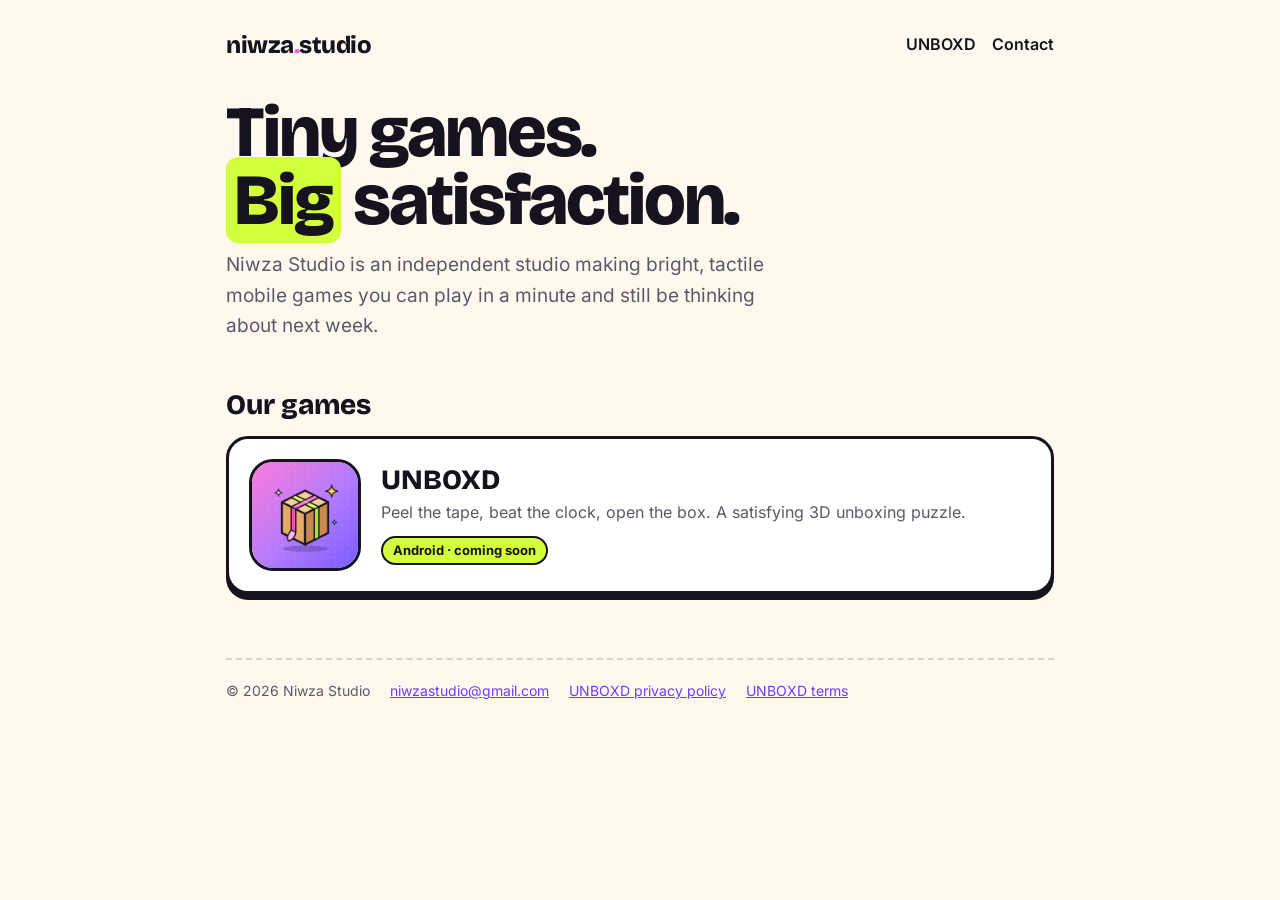
<file: index.html>
<!doctype html>
<html lang="en">
<head>
<meta charset="utf-8">
<meta name="viewport" content="width=device-width, initial-scale=1">
<title>Niwza Studio</title>
<meta name="description" content="Niwza Studio makes small, satisfying mobile games.">
<link rel="icon" href="assets/unboxd-icon.png">
<link rel="stylesheet" href="assets/site.css">
</head>
<body>
<main>
  <header class="top">
    <a class="logo" href="./">niwza<span>.</span>studio</a>
    <nav><a href="unboxd/">UNBOXD</a><a href="mailto:niwzastudio@gmail.com">Contact</a></nav>
  </header>

  <h1>Tiny games.<br><em>Big</em> satisfaction.</h1>
  <p class="lead">Niwza Studio is an independent studio making bright, tactile mobile games you can play in a minute and still be thinking about next week.</p>

  <h2>Our games</h2>
  <a class="game sticker" href="unboxd/">
    <img src="assets/unboxd-icon.png" alt="UNBOXD app icon" width="112" height="112">
    <div>
      <h3>UNBOXD</h3>
      <p>Peel the tape, beat the clock, open the box. A satisfying 3D unboxing puzzle.</p>
      <span class="tag">Android · coming soon</span>
    </div>
  </a>

  <footer>
    <span>© 2026 Niwza Studio</span>
    <a href="mailto:niwzastudio@gmail.com">niwzastudio@gmail.com</a>
    <a href="unboxd/privacy/">UNBOXD privacy policy</a>
    <a href="unboxd/terms/">UNBOXD terms</a>
  </footer>
</main>
</body>
</html>
</file>
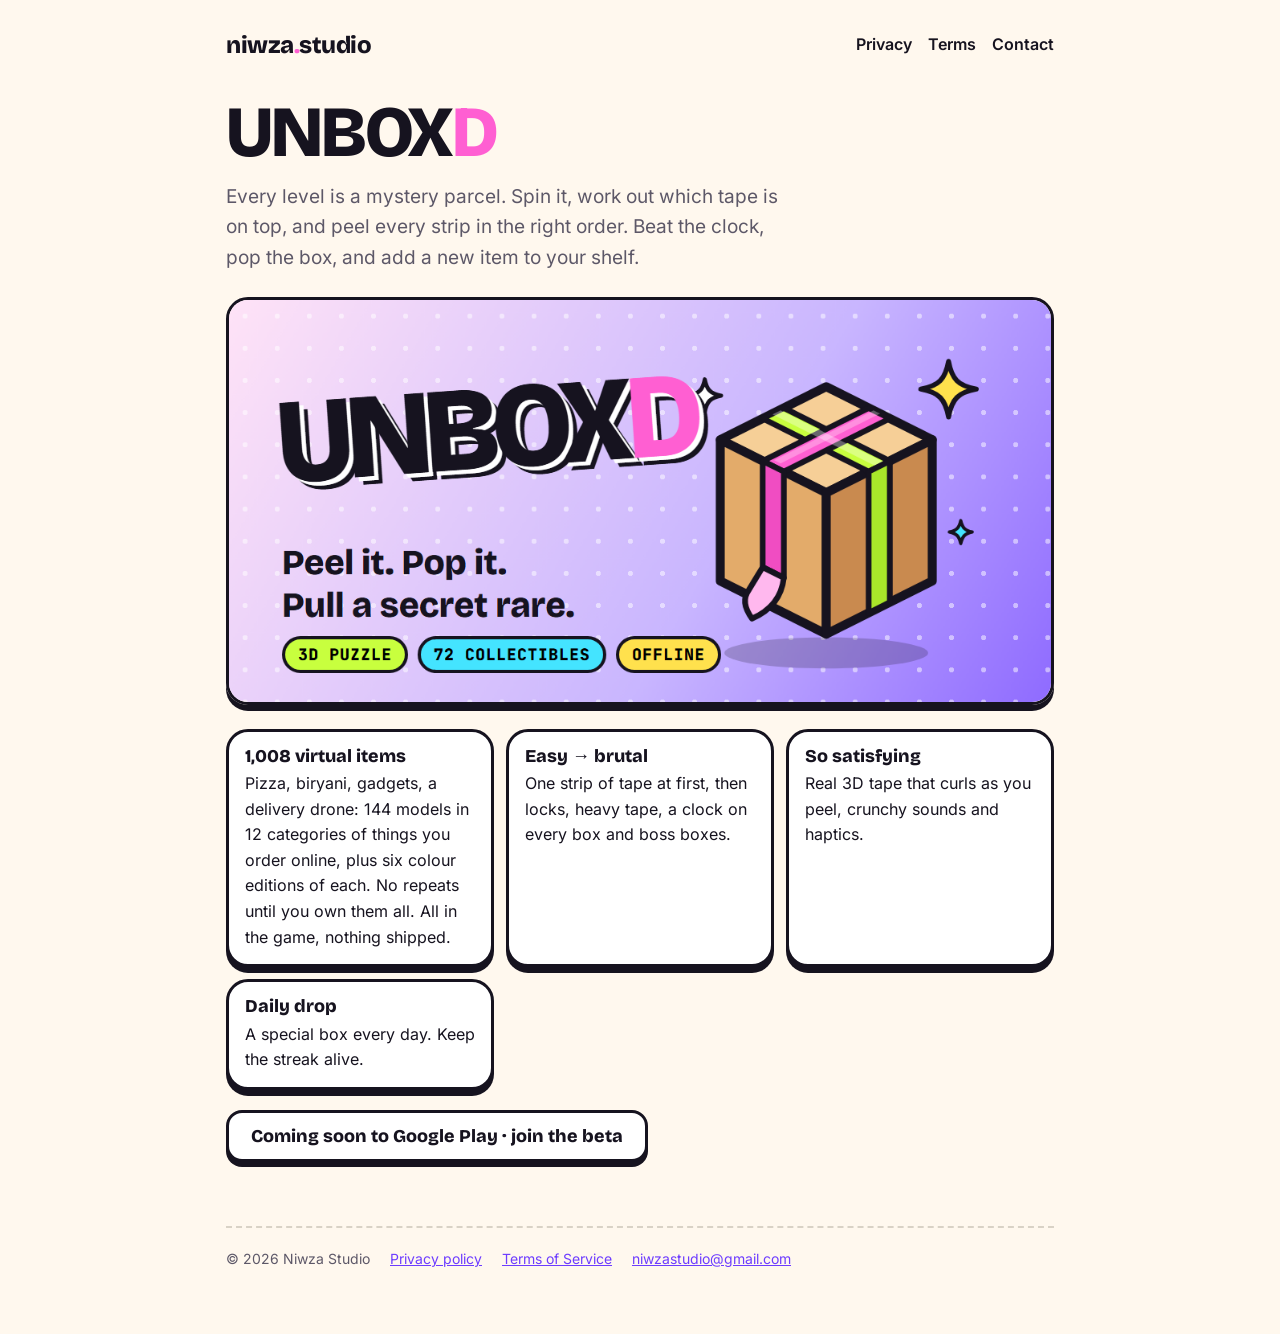
<file: unboxd/index.html>
<!doctype html>
<html lang="en">
<head>
<meta charset="utf-8">
<meta name="viewport" content="width=device-width, initial-scale=1">
<title>UNBOXD · Niwza Studio</title>
<meta name="description" content="Peel the tape, beat the clock, open the box. A satisfying 3D unboxing puzzle for Android.">
<link rel="icon" href="../assets/unboxd-icon.png">
<link rel="stylesheet" href="../assets/site.css">
</head>
<body>
<main>
  <header class="top">
    <a class="logo" href="../">niwza<span>.</span>studio</a>
    <nav><a href="privacy/">Privacy</a><a href="terms/">Terms</a><a href="mailto:niwzastudio@gmail.com">Contact</a></nav>
  </header>

  <h1>UNBOX<span style="color:var(--pink)">D</span></h1>
  <p class="lead">Every level is a mystery parcel. Spin it, work out which tape is on top, and peel every strip in the right order. Beat the clock, pop the box, and add a new item to your shelf.</p>
  <img class="feature" src="../assets/unboxd-feature.png" alt="UNBOXD feature graphic" width="1024" height="500">

  <ul class="pills">
    <li class="sticker"><b>1,008 virtual items</b>Pizza, biryani, gadgets, a delivery drone: 144 models in 12 categories of things you order online, plus six colour editions of each. No repeats until you own them all. All in the game, nothing shipped.</li>
    <li class="sticker"><b>Easy → brutal</b>One strip of tape at first, then locks, heavy tape, a clock on every box and boss boxes.</li>
    <li class="sticker"><b>So satisfying</b>Real 3D tape that curls as you peel, crunchy sounds and haptics.</li>
    <li class="sticker"><b>Daily drop</b>A special box every day. Keep the streak alive.</li>
  </ul>

  <a class="btn soon" href="mailto:niwzastudio@gmail.com?subject=UNBOXD%20beta">Coming soon to Google Play · join the beta</a>

  <footer>
    <span>© 2026 Niwza Studio</span>
    <a href="privacy/">Privacy policy</a>
    <a href="terms/">Terms of Service</a>
    <a href="mailto:niwzastudio@gmail.com">niwzastudio@gmail.com</a>
  </footer>
</main>
</body>
</html>
</file>
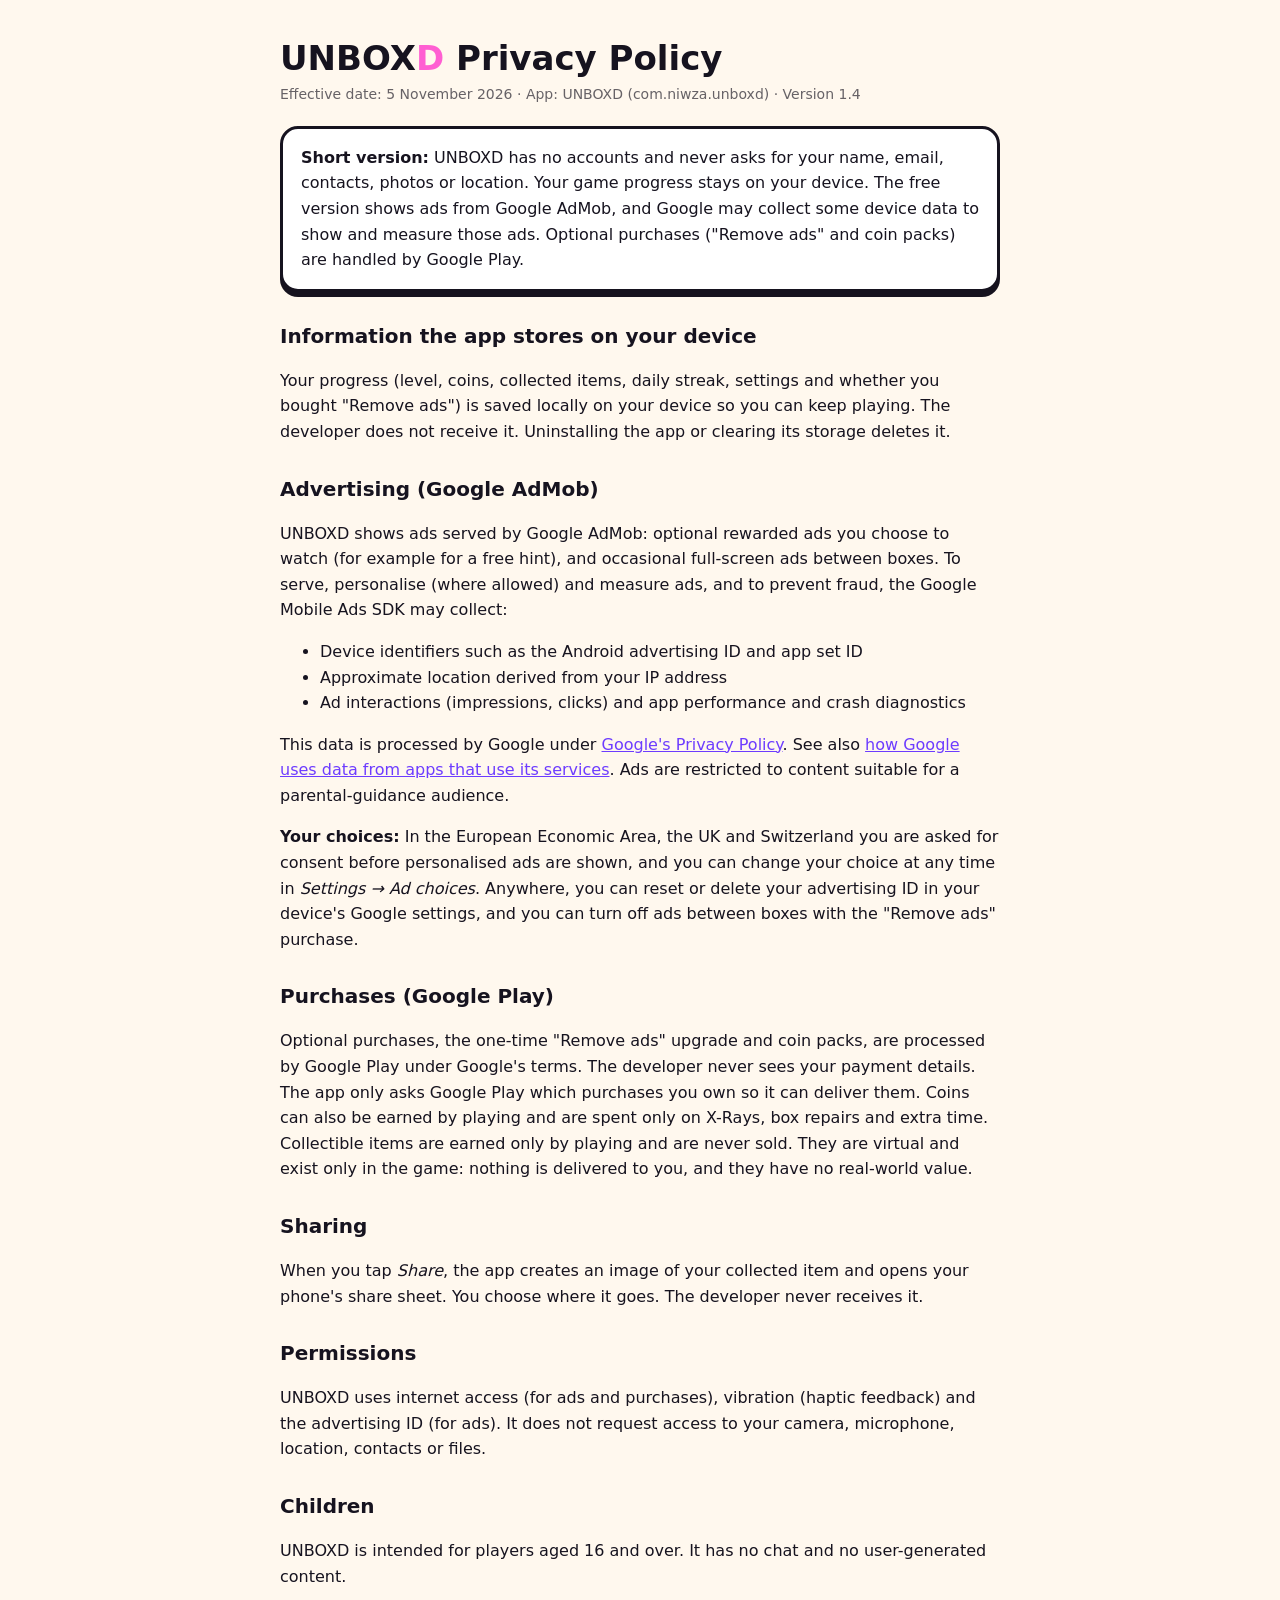
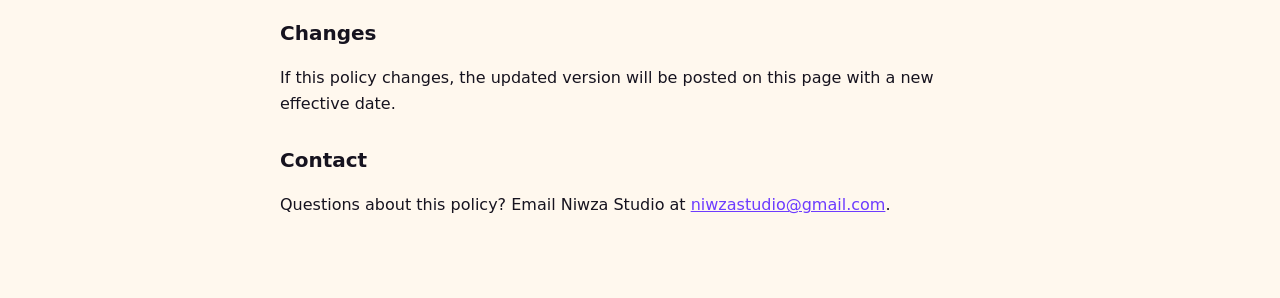
<file: unboxd/privacy/index.html>
<!doctype html>
<html lang="en">
<head>
<meta charset="utf-8">
<meta name="viewport" content="width=device-width, initial-scale=1">
<title>UNBOXD Privacy Policy</title>
<style>
  :root { --ink:#16131F; --paper:#FFF8EE; --pink:#FF5FD2; }
  body { margin:0; background:var(--paper); color:var(--ink); font:16px/1.6 system-ui, -apple-system, "Segoe UI", sans-serif; }
  main { max-width:720px; margin:0 auto; padding:40px 20px 64px; }
  h1 { font-size:34px; line-height:1.1; margin:0 0 6px; }
  h1 span { color:var(--pink); }
  h2 { font-size:20px; margin:28px 0 6px; }
  .meta { opacity:.65; font-size:14px; }
  .card { background:#fff; border:3px solid var(--ink); border-radius:18px; box-shadow:0 5px 0 var(--ink); padding:16px 18px; margin-top:20px; }
  a { color:#6d3cff; }
</style>
</head>
<body>
<main>
  <h1>UNBOX<span>D</span> Privacy Policy</h1>
  <div class="meta">Effective date: 5 November 2026 · App: UNBOXD (com.niwza.unboxd) · Version 1.4</div>

  <div class="card"><strong>Short version:</strong> UNBOXD has no accounts and never asks for your name, email, contacts, photos or location. Your game progress stays on your device. The free version shows ads from Google AdMob, and Google may collect some device data to show and measure those ads. Optional purchases ("Remove ads" and coin packs) are handled by Google Play.</div>

  <h2>Information the app stores on your device</h2>
  <p>Your progress (level, coins, collected items, daily streak, settings and whether you bought "Remove ads") is saved locally on your device so you can keep playing. The developer does not receive it. Uninstalling the app or clearing its storage deletes it.</p>

  <h2>Advertising (Google AdMob)</h2>
  <p>UNBOXD shows ads served by Google AdMob: optional rewarded ads you choose to watch (for example for a free hint), and occasional full-screen ads between boxes. To serve, personalise (where allowed) and measure ads, and to prevent fraud, the Google Mobile Ads SDK may collect:</p>
  <ul>
    <li>Device identifiers such as the Android advertising ID and app set ID</li>
    <li>Approximate location derived from your IP address</li>
    <li>Ad interactions (impressions, clicks) and app performance and crash diagnostics</li>
  </ul>
  <p>This data is processed by Google under <a href="https://policies.google.com/privacy">Google's Privacy Policy</a>. See also <a href="https://policies.google.com/technologies/partner-sites">how Google uses data from apps that use its services</a>. Ads are restricted to content suitable for a parental-guidance audience.</p>
  <p><strong>Your choices:</strong> In the European Economic Area, the UK and Switzerland you are asked for consent before personalised ads are shown, and you can change your choice at any time in <em>Settings → Ad choices</em>. Anywhere, you can reset or delete your advertising ID in your device's Google settings, and you can turn off ads between boxes with the "Remove ads" purchase.</p>

  <h2>Purchases (Google Play)</h2>
  <p>Optional purchases, the one-time "Remove ads" upgrade and coin packs, are processed by Google Play under Google's terms. The developer never sees your payment details. The app only asks Google Play which purchases you own so it can deliver them. Coins can also be earned by playing and are spent only on X-Rays, box repairs and extra time. Collectible items are earned only by playing and are never sold. They are virtual and exist only in the game: nothing is delivered to you, and they have no real-world value.</p>

  <h2>Sharing</h2>
  <p>When you tap <em>Share</em>, the app creates an image of your collected item and opens your phone's share sheet. You choose where it goes. The developer never receives it.</p>

  <h2>Permissions</h2>
  <p>UNBOXD uses internet access (for ads and purchases), vibration (haptic feedback) and the advertising ID (for ads). It does not request access to your camera, microphone, location, contacts or files.</p>

  <h2>Children</h2>
  <p>UNBOXD is intended for players aged 16 and over. It has no chat and no user-generated content.</p>

  <h2>Changes</h2>
  <p>If this policy changes, the updated version will be posted on this page with a new effective date.</p>

  <h2>Contact</h2>
  <p>Questions about this policy? Email Niwza Studio at <a href="mailto:niwzastudio@gmail.com">niwzastudio@gmail.com</a>.</p>
</main>
</body>
</html>
</file>
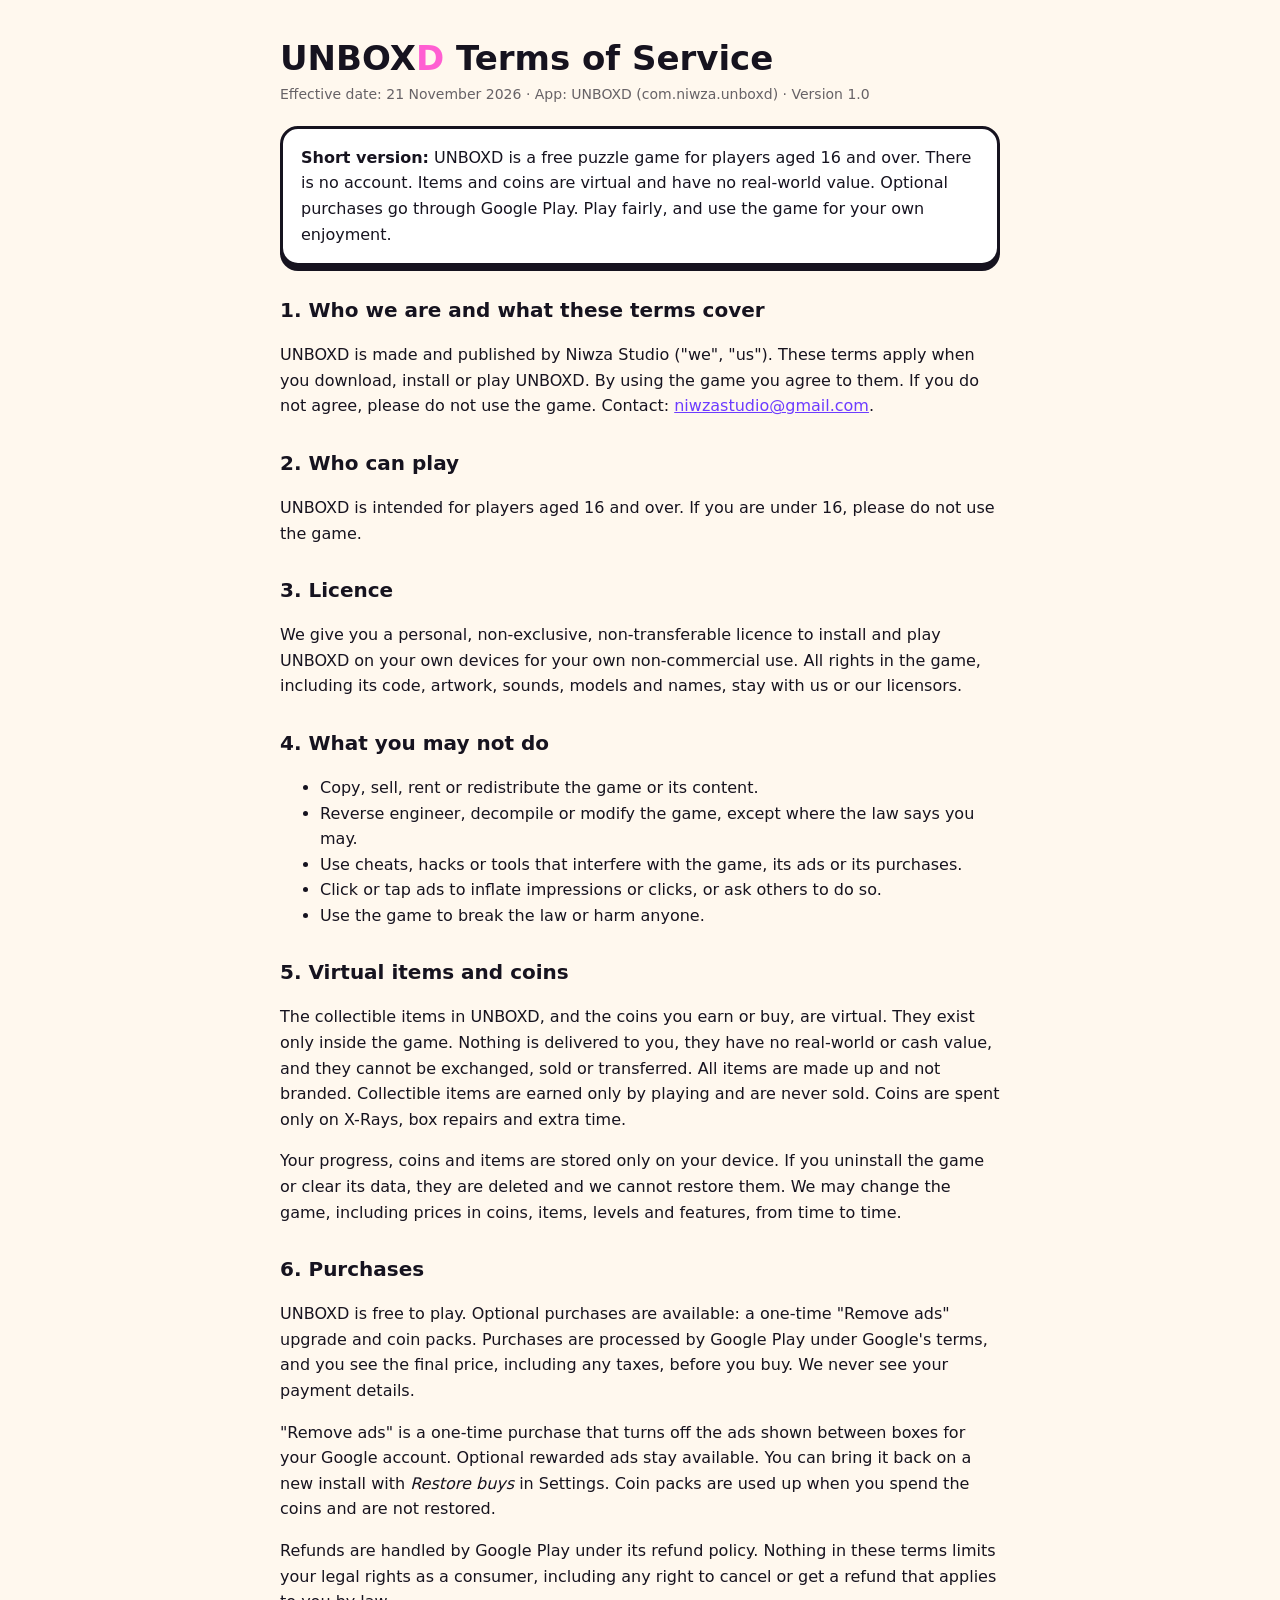
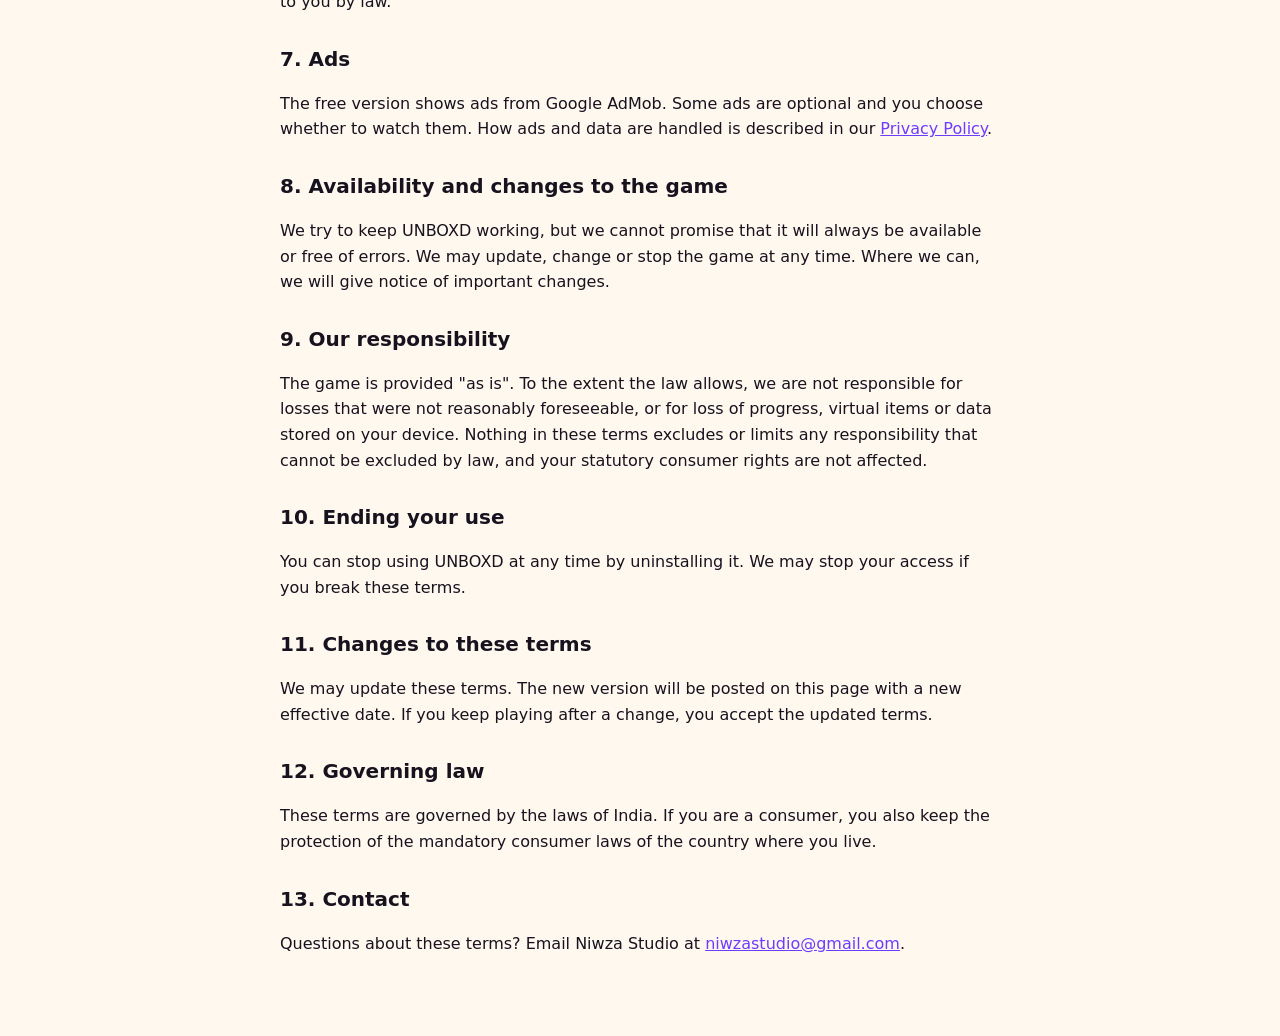
<file: unboxd/terms/index.html>
<!doctype html>
<html lang="en">
<head>
<meta charset="utf-8">
<meta name="viewport" content="width=device-width, initial-scale=1">
<title>UNBOXD Terms of Service</title>
<style>
  :root { --ink:#16131F; --paper:#FFF8EE; --pink:#FF5FD2; }
  body { margin:0; background:var(--paper); color:var(--ink); font:16px/1.6 system-ui, -apple-system, "Segoe UI", sans-serif; }
  main { max-width:720px; margin:0 auto; padding:40px 20px 64px; }
  h1 { font-size:34px; line-height:1.1; margin:0 0 6px; }
  h1 span { color:var(--pink); }
  h2 { font-size:20px; margin:28px 0 6px; }
  .meta { opacity:.65; font-size:14px; }
  .card { background:#fff; border:3px solid var(--ink); border-radius:18px; box-shadow:0 5px 0 var(--ink); padding:16px 18px; margin-top:20px; }
  a { color:#6d3cff; }
</style>
</head>
<body>
<main>
  <h1>UNBOX<span>D</span> Terms of Service</h1>
  <div class="meta">Effective date: 21 November 2026 · App: UNBOXD (com.niwza.unboxd) · Version 1.0</div>

  <div class="card"><strong>Short version:</strong> UNBOXD is a free puzzle game for players aged 16 and over. There is no account. Items and coins are virtual and have no real-world value. Optional purchases go through Google Play. Play fairly, and use the game for your own enjoyment.</div>

  <h2>1. Who we are and what these terms cover</h2>
  <p>UNBOXD is made and published by Niwza Studio ("we", "us"). These terms apply when you download, install or play UNBOXD. By using the game you agree to them. If you do not agree, please do not use the game. Contact: <a href="mailto:niwzastudio@gmail.com">niwzastudio@gmail.com</a>.</p>

  <h2>2. Who can play</h2>
  <p>UNBOXD is intended for players aged 16 and over. If you are under 16, please do not use the game.</p>

  <h2>3. Licence</h2>
  <p>We give you a personal, non-exclusive, non-transferable licence to install and play UNBOXD on your own devices for your own non-commercial use. All rights in the game, including its code, artwork, sounds, models and names, stay with us or our licensors.</p>

  <h2>4. What you may not do</h2>
  <ul>
    <li>Copy, sell, rent or redistribute the game or its content.</li>
    <li>Reverse engineer, decompile or modify the game, except where the law says you may.</li>
    <li>Use cheats, hacks or tools that interfere with the game, its ads or its purchases.</li>
    <li>Click or tap ads to inflate impressions or clicks, or ask others to do so.</li>
    <li>Use the game to break the law or harm anyone.</li>
  </ul>

  <h2>5. Virtual items and coins</h2>
  <p>The collectible items in UNBOXD, and the coins you earn or buy, are virtual. They exist only inside the game. Nothing is delivered to you, they have no real-world or cash value, and they cannot be exchanged, sold or transferred. All items are made up and not branded. Collectible items are earned only by playing and are never sold. Coins are spent only on X-Rays, box repairs and extra time.</p>
  <p>Your progress, coins and items are stored only on your device. If you uninstall the game or clear its data, they are deleted and we cannot restore them. We may change the game, including prices in coins, items, levels and features, from time to time.</p>

  <h2>6. Purchases</h2>
  <p>UNBOXD is free to play. Optional purchases are available: a one-time "Remove ads" upgrade and coin packs. Purchases are processed by Google Play under Google's terms, and you see the final price, including any taxes, before you buy. We never see your payment details.</p>
  <p>"Remove ads" is a one-time purchase that turns off the ads shown between boxes for your Google account. Optional rewarded ads stay available. You can bring it back on a new install with <em>Restore buys</em> in Settings. Coin packs are used up when you spend the coins and are not restored.</p>
  <p>Refunds are handled by Google Play under its refund policy. Nothing in these terms limits your legal rights as a consumer, including any right to cancel or get a refund that applies to you by law.</p>

  <h2>7. Ads</h2>
  <p>The free version shows ads from Google AdMob. Some ads are optional and you choose whether to watch them. How ads and data are handled is described in our <a href="../privacy/">Privacy Policy</a>.</p>

  <h2>8. Availability and changes to the game</h2>
  <p>We try to keep UNBOXD working, but we cannot promise that it will always be available or free of errors. We may update, change or stop the game at any time. Where we can, we will give notice of important changes.</p>

  <h2>9. Our responsibility</h2>
  <p>The game is provided "as is". To the extent the law allows, we are not responsible for losses that were not reasonably foreseeable, or for loss of progress, virtual items or data stored on your device. Nothing in these terms excludes or limits any responsibility that cannot be excluded by law, and your statutory consumer rights are not affected.</p>

  <h2>10. Ending your use</h2>
  <p>You can stop using UNBOXD at any time by uninstalling it. We may stop your access if you break these terms.</p>

  <h2>11. Changes to these terms</h2>
  <p>We may update these terms. The new version will be posted on this page with a new effective date. If you keep playing after a change, you accept the updated terms.</p>

  <h2>12. Governing law</h2>
  <p>These terms are governed by the laws of India. If you are a consumer, you also keep the protection of the mandatory consumer laws of the country where you live.</p>

  <h2>13. Contact</h2>
  <p>Questions about these terms? Email Niwza Studio at <a href="mailto:niwzastudio@gmail.com">niwzastudio@gmail.com</a>.</p>
</main>
</body>
</html>
</file>
<file: assets/site.css>
@font-face { font-family: 'Bricolage'; src: url('fonts/bricolage.woff2') format('woff2'); font-weight: 200 800; font-display: swap; }
@font-face { font-family: 'Inter'; src: url('fonts/inter.woff2') format('woff2'); font-weight: 100 900; font-display: swap; }

:root {
  --ink: #16131F;
  --paper: #FFF8EE;
  --card: #FFFFFF;
  --muted: #5d5868;
  --pink: #FF5FD2;
  --lime: #D4FF3D;
  --violet: #6D3CFF;
}
* { box-sizing: border-box; }
body { margin: 0; background: var(--paper); color: var(--ink); font: 16px/1.6 'Inter', system-ui, sans-serif; }
a { color: var(--violet); }
main { max-width: 860px; margin: 0 auto; padding: 32px 16px 64px; }

.top { display: flex; align-items: center; justify-content: space-between; gap: 12px; margin-bottom: 40px; }
.logo { font: 800 24px/1 'Bricolage', sans-serif; letter-spacing: -0.02em; color: var(--ink); text-decoration: none; }
.logo span { color: var(--pink); }
.top nav a { font-weight: 600; text-decoration: none; color: var(--ink); margin-left: 16px; }

h1 { font: 800 clamp(40px, 8vw, 72px)/0.95 'Bricolage', sans-serif; letter-spacing: -0.03em; margin: 0 0 16px; }
h1 em { font-style: normal; background: var(--lime); padding: 0 8px; border-radius: 12px; }
h2 { font: 800 28px/1.1 'Bricolage', sans-serif; margin: 48px 0 16px; }
.lead { font-size: 19px; color: var(--muted); max-width: 560px; margin: 0; }

.sticker { background: var(--card); border: 3px solid var(--ink); border-radius: 22px; box-shadow: 0 6px 0 var(--ink); }
.game { display: grid; grid-template-columns: 112px 1fr; gap: 20px; align-items: center; padding: 20px; text-decoration: none; color: inherit; transition: transform .15s; }
.game:hover { transform: translateY(-3px); }
.game img { width: 112px; height: 112px; border-radius: 24px; border: 3px solid var(--ink); }
.game h3 { font: 800 28px/1 'Bricolage', sans-serif; margin: 0 0 6px; }
.game p { margin: 0; color: var(--muted); }
.tag { display: inline-block; font-size: 13px; font-weight: 700; background: var(--lime); border: 2px solid var(--ink); border-radius: 999px; padding: 2px 10px; margin-top: 10px; }

.feature { width: 100%; height: auto; display: block; border-radius: 22px; border: 3px solid var(--ink); box-shadow: 0 6px 0 var(--ink); margin: 24px 0; }
.pills { list-style: none; padding: 0; margin: 0; display: grid; grid-template-columns: repeat(auto-fit, minmax(220px, 1fr)); gap: 12px; }
.pills li { padding: 14px 16px; }
.pills b { display: block; font: 800 18px/1.2 'Bricolage', sans-serif; margin-bottom: 4px; }
.btn { display: inline-block; font: 800 18px/1 'Bricolage', sans-serif; color: var(--ink); background: var(--lime); border: 3px solid var(--ink); border-radius: 16px; box-shadow: 0 5px 0 var(--ink); padding: 14px 22px; text-decoration: none; margin-top: 20px; }
.btn.soon { background: var(--card); }

footer { margin-top: 64px; padding-top: 20px; border-top: 2px dashed #d9d2c6; font-size: 14px; color: var(--muted); display: flex; flex-wrap: wrap; gap: 8px 20px; }

@media (max-width: 520px) {
  .game { grid-template-columns: 80px 1fr; gap: 14px; padding: 16px; }
  .game img { width: 80px; height: 80px; border-radius: 18px; }
  .game h3 { font-size: 22px; }
  .top nav a { margin-left: 10px; }
}
</file>
